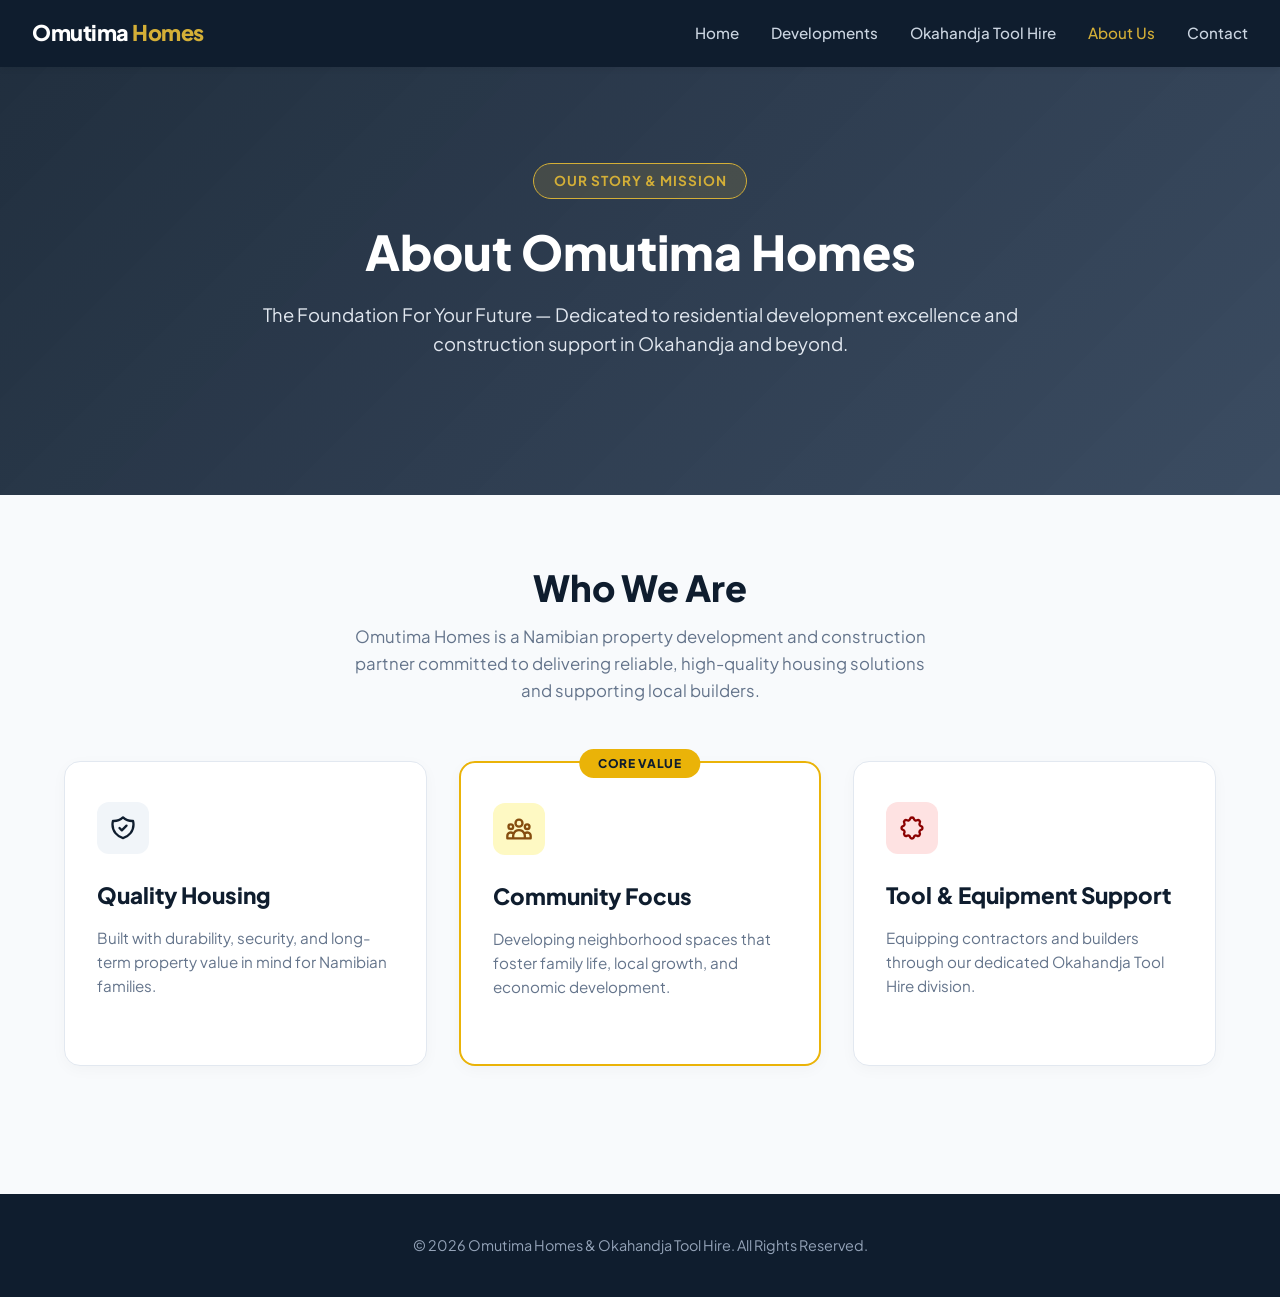
<file: about.html>
<!DOCTYPE html>
<html lang="en">
<head>
  <meta charset="UTF-8">
  <meta name="viewport" content="width=device-width, initial-scale=1.0">
  <title>About Us | Omutima Homes</title>
  <link rel="stylesheet" href="css/style.css">
</head>
<body>

  <!-- Navigation Bar -->
  <header class="site-header">
    <a href="index.html" class="logo">Omutima <span>Homes</span></a>
    <ul class="nav-links">
      <li><a href="index.html">Home</a></li>
      <li><a href="developments.html">Developments</a></li>
      <li><a href="tool-hire.html">Okahandja Tool Hire</a></li>
      <li><a href="about.html" class="active">About Us</a></li>
      <li><a href="contact.html">Contact</a></li>
    </ul>
  </header>

  <!-- Hero Section -->
  <section class="hero-section">
    <div class="hero-container">
      <span class="hero-badge">Our Story & Mission</span>
      <h1>About Omutima Homes</h1>
      <p>The Foundation For Your Future — Dedicated to residential development excellence and construction support in Okahandja and beyond.</p>
    </div>
  </section>

  <!-- Main Content -->
  <main class="container">
    <div class="section-header">
      <h2>Who We Are</h2>
      <p>Omutima Homes is a Namibian property development and construction partner committed to delivering reliable, high-quality housing solutions and supporting local builders.</p>
    </div>

    <div class="services-grid">
      <!-- Feature 1 -->
      <article class="card">
        <div class="card-body">
          <div class="card-icon navy-icon">
            <svg width="28" height="28" fill="none" viewBox="0 0 24 24" stroke="currentColor">
              <path stroke-linecap="round" stroke-linejoin="round" stroke-width="2" d="M9 12l2 2 4-4m5.618-4.016A11.955 11.955 0 0112 2.944a11.955 11.955 0 01-8.618 3.04A12.02 12.02 0 003 9c0 5.591 3.824 10.29 9 11.622 5.176-1.332 9-6.03 9-11.622 0-1.042-.133-2.052-.382-3.016z"/>
            </svg>
          </div>
          <h3>Quality Housing</h3>
          <p>Built with durability, security, and long-term property value in mind for Namibian families.</p>
        </div>
      </article>

      <!-- Feature 2 -->
      <article class="card card-featured">
        <div class="card-badge">Core Value</div>
        <div class="card-body">
          <div class="card-icon gold-icon">
            <svg width="28" height="28" fill="none" viewBox="0 0 24 24" stroke="currentColor">
              <path stroke-linecap="round" stroke-linejoin="round" stroke-width="2" d="M17 20h5v-2a3 3 0 00-5.356-1.857M17 20H7m10 0v-2c0-.656-.126-1.283-.356-1.857M7 20H2v-2a3 3 0 015.356-1.857M7 20v-2c0-.656.126-1.283.356-1.857m0 0a5.002 5.002 0 019.288 0M15 7a3 3 0 11-6 0 3 3 0 016 0zm6 3a2 2 0 11-4 0 2 2 0 014 0zM7 10a2 2 0 11-4 0 2 2 0 014 0z"/>
            </svg>
          </div>
          <h3>Community Focus</h3>
          <p>Developing neighborhood spaces that foster family life, local growth, and economic development.</p>
        </div>
      </article>

      <!-- Feature 3 -->
      <article class="card">
        <div class="card-body">
          <div class="card-icon burgundy-icon">
            <svg width="28" height="28" fill="none" viewBox="0 0 24 24" stroke="currentColor">
              <path stroke-linecap="round" stroke-linejoin="round" stroke-width="2" d="M10.325 4.317c.426-1.756 2.924-1.756 3.35 0a1.724 1.724 0 002.573 1.066c1.543-.94 3.31.826 2.37 2.37a1.724 1.724 0 001.065 2.572c1.756.426 1.756 2.924 0 3.35a1.724 1.724 0 00-1.066 2.573c.94 1.543-.826 3.31-2.37 2.37a1.724 1.724 0 00-2.572 1.065c-.426 1.756-2.924 1.756-3.35 0a1.724 1.724 0 00-2.573-1.066c-1.543.94-3.31-.826-2.37-2.37a1.724 1.724 0 00-1.065-2.572c-1.756-.426-1.756-2.924 0-3.35a1.724 1.724 0 001.066-2.573c-.94-1.543.826-3.31 2.37-2.37.996.608 2.296.07 2.572-1.065z"/>
            </svg>
          </div>
          <h3>Tool & Equipment Support</h3>
          <p>Equipping contractors and builders through our dedicated Okahandja Tool Hire division.</p>
        </div>
      </article>
    </div>
  </main>

  <footer>
    <p>&copy; 2026 Omutima Homes & Okahandja Tool Hire. All Rights Reserved.</p>
  </footer>

  <script src="js/main.js"></script>
</body>
</html>
</file>
<file: css/style.css>
/* --- Google Fonts & Variables --- */
@import url('https://fonts.googleapis.com/css2?family=Plus+Jakarta+Sans:wght@300;400;500;600;700;800&display=swap');

:root {
  --navy: #0F1D2E;
  --navy-light: #1A2E46;
  --burgundy: #8B0000;
  --burgundy-hover: #6B0000;
  --gold: #D4AF37;
  --gold-hover: #B59325;
  --gold-bg: #EAB308;
  --bg-light: #F8FAFC;
  --text-main: #1E293B;
  --text-muted: #64748B;
  --white: #FFFFFF;
  --shadow-sm: 0 4px 6px -1px rgba(0, 0, 0, 0.05);
  --shadow-lg: 0 10px 25px -5px rgba(15, 29, 46, 0.12);
  --radius: 16px;
}

/* --- Global Resets --- */
* {
  margin: 0;
  padding: 0;
  box-sizing: border-box;
}

body {
  font-family: 'Plus Jakarta Sans', sans-serif;
  background-color: var(--bg-light);
  color: var(--text-main);
  line-height: 1.6;
}

a {
  text-decoration: none;
  color: inherit;
}

/* --- Layout Container --- */
.container {
  max-width: 1200px;
  margin: 0 auto;
  padding: 4rem 1.5rem;
}

/* --- Header / Navigation --- */
.site-header {
  background: var(--navy);
  padding: 1rem 2rem;
  display: flex;
  justify-content: space-between;
  align-items: center;
  position: sticky;
  top: 0;
  z-index: 100;
  box-shadow: var(--shadow-sm);
}

.logo {
  font-size: 1.35rem;
  font-weight: 800;
  color: var(--white);
  letter-spacing: -0.5px;
}

.logo span {
  color: var(--gold);
}

.nav-links {
  display: flex;
  gap: 2rem;
  list-style: none;
}

.nav-links a {
  color: #CBD5E1;
  font-weight: 500;
  font-size: 0.95rem;
  transition: color 0.2s;
}

.nav-links a:hover,
.nav-links a.active {
  color: var(--gold);
}

/* --- Hero Section --- */
.hero-section {
  background: linear-gradient(135deg, rgba(15, 29, 46, 0.92) 0%, rgba(26, 46, 70, 0.85) 100%),
              url('https://images.unsplash.com/photo-1600585154340-be6161a56a0c?auto=format&fit=crop&w=1600&q=80') center/cover no-repeat;
  color: var(--white);
  padding: 6rem 1.5rem;
  text-align: center;
}

.hero-container {
  max-width: 800px;
  margin: 0 auto;
}

.hero-badge {
  display: inline-block;
  background: rgba(212, 175, 55, 0.15);
  color: var(--gold);
  border: 1px solid var(--gold);
  padding: 0.4rem 1.2rem;
  border-radius: 50px;
  font-size: 0.85rem;
  font-weight: 700;
  text-transform: uppercase;
  letter-spacing: 1px;
  margin-bottom: 1.5rem;
}

.hero-section h1 {
  font-size: 3rem;
  font-weight: 800;
  line-height: 1.2;
  margin-bottom: 1.2rem;
}

.hero-section p {
  font-size: 1.15rem;
  color: #E2E8F0;
  margin-bottom: 2.5rem;
}

/* --- Section Header --- */
.section-header {
  text-align: center;
  max-width: 600px;
  margin: 0 auto 3.5rem auto;
}

.section-header h2 {
  font-size: 2.25rem;
  color: var(--navy);
  font-weight: 800;
  margin-bottom: 0.5rem;
}

.section-header p {
  color: var(--text-muted);
  font-size: 1.05rem;
}

/* --- Core Services Grid --- */
.services-grid {
  display: grid;
  grid-template-columns: repeat(auto-fit, minmax(320px, 1fr));
  gap: 2rem;
  align-items: stretch;
}

/* --- White Card Design (Image 1 Style) --- */
.card {
  background: var(--white);
  border-radius: var(--radius);
  border: 1px solid #E2E8F0;
  box-shadow: 0 4px 15px rgba(0, 0, 0, 0.03);
  padding: 2.5rem 2rem 2rem 2rem;
  display: flex;
  flex-direction: column;
  position: relative;
  transition: transform 0.25s ease, box-shadow 0.25s ease;
}

.card:hover {
  transform: translateY(-4px);
  box-shadow: var(--shadow-lg);
}

/* Featured / Popular Card Styling */
.card-featured {
  border: 2px solid #EAB308;
}

.card-badge {
  position: absolute;
  top: -14px;
  left: 50%;
  transform: translateX(-50%);
  background: #EAB308;
  color: #0F1D2E;
  font-weight: 800;
  font-size: 0.75rem;
  text-transform: uppercase;
  padding: 0.3rem 1.2rem;
  border-radius: 20px;
  letter-spacing: 0.5px;
}

/* Icon Container Boxes */
.card-icon {
  width: 52px;
  height: 52px;
  border-radius: 12px;
  display: flex;
  align-items: center;
  justify-content: center;
  margin-bottom: 1.5rem;
}

.navy-icon { background: #F1F5F9; color: var(--navy); }
.gold-icon { background: #FEF9C3; color: #854D0E; }
.burgundy-icon { background: #FEE2E2; color: var(--burgundy); }

.card h3 {
  font-size: 1.4rem;
  color: var(--navy);
  font-weight: 800;
  margin-bottom: 0.75rem;
}

.card p {
  color: var(--text-muted);
  font-size: 0.95rem;
  line-height: 1.6;
  margin-bottom: 2rem;
  flex-grow: 1;
}

/* Buttons */
.btn {
  display: block;
  width: 100%;
  text-align: center;
  padding: 0.85rem 1.2rem;
  font-weight: 700;
  border-radius: 8px;
  transition: background-color 0.2s ease, transform 0.2s ease;
  cursor: pointer;
  margin-top: auto;
}

.btn-burgundy {
  background: var(--burgundy);
  color: var(--white);
}

.btn-burgundy:hover {
  background: var(--burgundy-hover);
}

.btn-gold {
  background: var(--gold-bg);
  color: #0F1D2E;
}

.btn-gold:hover {
  background: #CA8A04;
}

/* --- Footer --- */
footer {
  background: var(--navy);
  color: #94A3B8;
  text-align: center;
  padding: 2.5rem 1.5rem;
  font-size: 0.9rem;
  margin-top: 4rem;
}

/* --- Responsive Adjustments --- */
@media (max-width: 768px) {
  .site-header { flex-direction: column; gap: 1rem; }
  .hero-section h1 { font-size: 2.2rem; }
  .nav-links { gap: 1rem; flex-wrap: wrap; justify-content: center; }
}
</file>
